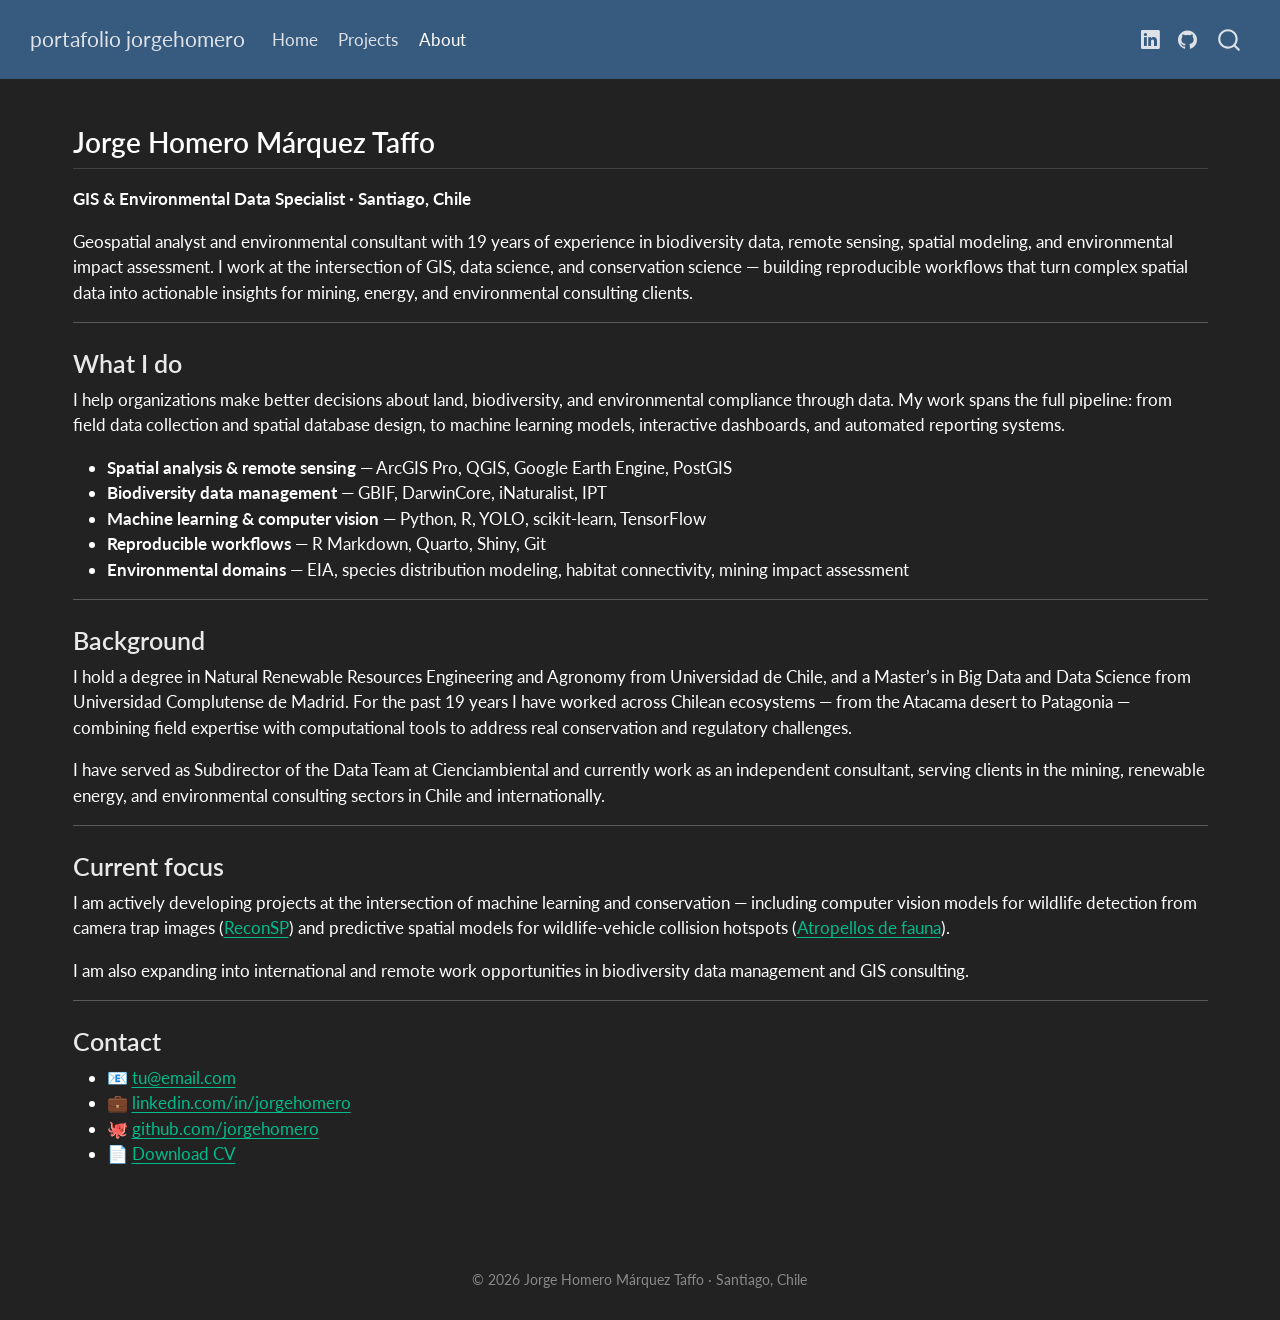
<file: docs/about.html>
<!DOCTYPE html>
<html xmlns="http://www.w3.org/1999/xhtml" lang="en" xml:lang="en"><head>

<meta charset="utf-8">
<meta name="generator" content="quarto-1.9.38">

<meta name="viewport" content="width=device-width, initial-scale=1.0, user-scalable=yes">


<title>about – portafolio jorgehomero</title>
<style>
/* Default styles provided by pandoc.
** See https://pandoc.org/MANUAL.html#variables-for-html for config info.
*/
code{white-space: pre-wrap;}
span.smallcaps{font-variant: small-caps;}
div.columns{display: flex; gap: min(4vw, 1.5em);}
div.column{flex: auto; overflow-x: auto;}
div.hanging-indent{margin-left: 1.5em; text-indent: -1.5em;}
ul.task-list{list-style: none;}
ul.task-list li input[type="checkbox"] {
  width: 0.8em;
  margin: 0 0.8em 0.2em -1em; /* quarto-specific, see https://github.com/quarto-dev/quarto-cli/issues/4556 */ 
  vertical-align: middle;
}
</style>


<script src="site_libs/quarto-nav/quarto-nav.js"></script>
<script src="site_libs/quarto-nav/headroom.min.js"></script>
<script src="site_libs/clipboard/clipboard.min.js"></script>
<script src="site_libs/quarto-search/autocomplete.umd.js"></script>
<script src="site_libs/quarto-search/fuse.min.js"></script>
<script src="site_libs/quarto-search/quarto-search.js"></script>
<meta name="quarto:offset" content="./">
<script src="site_libs/quarto-html/quarto.js" type="module"></script>
<script src="site_libs/quarto-html/tabsets/tabsets.js" type="module"></script>
<script src="site_libs/quarto-html/popper.min.js"></script>
<script src="site_libs/quarto-html/tippy.umd.min.js"></script>
<script src="site_libs/quarto-html/anchor.min.js"></script>
<link href="site_libs/quarto-html/tippy.css" rel="stylesheet">
<link href="site_libs/quarto-html/quarto-syntax-highlighting-dark-0a6b7249c26820e032cb0bd839ff02b1.css" rel="stylesheet" id="quarto-text-highlighting-styles">
<script src="site_libs/bootstrap/bootstrap.min.js"></script>
<link href="site_libs/bootstrap/bootstrap-icons.css" rel="stylesheet">
<link href="site_libs/bootstrap/bootstrap-00feface57a40fb7a06c8694f9a70c45.min.css" rel="stylesheet" append-hash="true" id="quarto-bootstrap" data-mode="dark">
<script id="quarto-search-options" type="application/json">{
  "location": "navbar",
  "copy-button": false,
  "collapse-after": 3,
  "panel-placement": "end",
  "type": "overlay",
  "limit": 50,
  "keyboard-shortcut": [
    "f",
    "/",
    "s"
  ],
  "show-item-context": false,
  "language": {
    "search-no-results-text": "No results",
    "search-matching-documents-text": "matching documents",
    "search-copy-link-title": "Copy link to search",
    "search-hide-matches-text": "Hide additional matches",
    "search-more-match-text": "more match in this document",
    "search-more-matches-text": "more matches in this document",
    "search-clear-button-title": "Clear",
    "search-text-placeholder": "",
    "search-detached-cancel-button-title": "Cancel",
    "search-submit-button-title": "Submit",
    "search-label": "Search"
  }
}</script>
<style>html{ scroll-behavior: smooth; }</style>


<link rel="stylesheet" href="styles.css">
</head>

<body class="nav-fixed quarto-light">

<div id="quarto-search-results"></div>
  <header id="quarto-header" class="headroom fixed-top">
    <nav class="navbar navbar-expand-lg " data-bs-theme="dark">
      <div class="navbar-container container-fluid">
      <div class="navbar-brand-container mx-auto">
    <a class="navbar-brand" href="./index.html">
    <span class="navbar-title">portafolio jorgehomero</span>
    </a>
  </div>
            <div id="quarto-search" class="" title="Search"></div>
          <button class="navbar-toggler" type="button" data-bs-toggle="collapse" data-bs-target="#navbarCollapse" aria-controls="navbarCollapse" role="menu" aria-expanded="false" aria-label="Toggle navigation" onclick="if (window.quartoToggleHeadroom) { window.quartoToggleHeadroom(); }">
  <span class="navbar-toggler-icon"></span>
</button>
          <div class="collapse navbar-collapse" id="navbarCollapse">
            <ul class="navbar-nav navbar-nav-scroll me-auto">
  <li class="nav-item">
    <a class="nav-link" href="./index.html"> 
<span class="menu-text">Home</span></a>
  </li>  
  <li class="nav-item">
    <a class="nav-link" href="./projects.html"> 
<span class="menu-text">Projects</span></a>
  </li>  
  <li class="nav-item">
    <a class="nav-link active" href="./about.html" aria-current="page"> 
<span class="menu-text">About</span></a>
  </li>  
</ul>
            <ul class="navbar-nav navbar-nav-scroll ms-auto">
  <li class="nav-item compact">
    <a class="nav-link" href="https://linkedin.com/in/jorgehomero/"> <i class="bi bi-linkedin" role="img">
</i> 
<span class="menu-text"></span></a>
  </li>  
  <li class="nav-item compact">
    <a class="nav-link" href="https://github.com/jorgehomero"> <i class="bi bi-github" role="img">
</i> 
<span class="menu-text"></span></a>
  </li>  
</ul>
          </div> <!-- /navcollapse -->
            <div class="quarto-navbar-tools">
</div>
      </div> <!-- /container-fluid -->
    </nav>
</header>
<!-- content -->
<div id="quarto-content" class="quarto-container page-columns page-rows-contents page-layout-full page-navbar">
<!-- sidebar -->
<!-- margin-sidebar -->
    
<!-- main -->
<main class="content column-page" id="quarto-document-content"><header id="title-block-header" class="quarto-title-block"></header>




<section id="jorge-homero-márquez-taffo" class="level2 about-section">
<h2 class="anchored" data-anchor-id="jorge-homero-márquez-taffo">Jorge Homero Márquez Taffo</h2>
<p><strong>GIS &amp; Environmental Data Specialist · Santiago, Chile</strong></p>
<p>Geospatial analyst and environmental consultant with 19 years of experience in biodiversity data, remote sensing, spatial modeling, and environmental impact assessment. I work at the intersection of GIS, data science, and conservation science — building reproducible workflows that turn complex spatial data into actionable insights for mining, energy, and environmental consulting clients.</p>
<hr>
<section id="what-i-do" class="level3">
<h3 class="anchored" data-anchor-id="what-i-do">What I do</h3>
<p>I help organizations make better decisions about land, biodiversity, and environmental compliance through data. My work spans the full pipeline: from field data collection and spatial database design, to machine learning models, interactive dashboards, and automated reporting systems.</p>
<ul>
<li><strong>Spatial analysis &amp; remote sensing</strong> — ArcGIS Pro, QGIS, Google Earth Engine, PostGIS</li>
<li><strong>Biodiversity data management</strong> — GBIF, DarwinCore, iNaturalist, IPT</li>
<li><strong>Machine learning &amp; computer vision</strong> — Python, R, YOLO, scikit-learn, TensorFlow</li>
<li><strong>Reproducible workflows</strong> — R Markdown, Quarto, Shiny, Git</li>
<li><strong>Environmental domains</strong> — EIA, species distribution modeling, habitat connectivity, mining impact assessment</li>
</ul>
<hr>
</section>
<section id="background" class="level3">
<h3 class="anchored" data-anchor-id="background">Background</h3>
<p>I hold a degree in Natural Renewable Resources Engineering and Agronomy from Universidad de Chile, and a Master’s in Big Data and Data Science from Universidad Complutense de Madrid. For the past 19 years I have worked across Chilean ecosystems — from the Atacama desert to Patagonia — combining field expertise with computational tools to address real conservation and regulatory challenges.</p>
<p>I have served as Subdirector of the Data Team at Cienciambiental and currently work as an independent consultant, serving clients in the mining, renewable energy, and environmental consulting sectors in Chile and internationally.</p>
<hr>
</section>
<section id="current-focus" class="level3">
<h3 class="anchored" data-anchor-id="current-focus">Current focus</h3>
<p>I am actively developing projects at the intersection of machine learning and conservation — including computer vision models for wildlife detection from camera trap images (<a href=".\projects/reconsp.qmd">ReconSP</a>) and predictive spatial models for wildlife-vehicle collision hotspots (<a href=".\projects/prediccion_fauna_impactada.qmd">Atropellos de fauna</a>).</p>
<p>I am also expanding into international and remote work opportunities in biodiversity data management and GIS consulting.</p>
<hr>
</section>
<section id="contact" class="level3">
<h3 class="anchored" data-anchor-id="contact">Contact</h3>
<ul>
<li>📧 <a href="mailto:tu@email.com">tu@email.com</a></li>
<li>💼 <a href="https://linkedin.com/in/jorgehomero">linkedin.com/in/jorgehomero</a></li>
<li>🐙 <a href="https://github.com/jorgehomero">github.com/jorgehomero</a></li>
<li>📄 <a href="assets/cv_homero.pdf">Download CV</a></li>
</ul>
</section>
</section>



</main> <!-- /main -->
<script id="quarto-html-after-body" type="application/javascript">
  window.document.addEventListener("DOMContentLoaded", function (event) {
    const icon = "";
    const anchorJS = new window.AnchorJS();
    anchorJS.options = {
      placement: 'right',
      icon: icon
    };
    anchorJS.add('.anchored');
    const isCodeAnnotation = (el) => {
      for (const clz of el.classList) {
        if (clz.startsWith('code-annotation-')) {                     
          return true;
        }
      }
      return false;
    }
    const onCopySuccess = function(e) {
      // button target
      const button = e.trigger;
      // don't keep focus
      button.blur();
      // flash "checked"
      button.classList.add('code-copy-button-checked');
      var currentTitle = button.getAttribute("title");
      button.setAttribute("title", "Copied!");
      let tooltip;
      if (window.bootstrap) {
        button.setAttribute("data-bs-toggle", "tooltip");
        button.setAttribute("data-bs-placement", "left");
        button.setAttribute("data-bs-title", "Copied!");
        tooltip = new bootstrap.Tooltip(button, 
          { trigger: "manual", 
            customClass: "code-copy-button-tooltip",
            offset: [0, -8]});
        tooltip.show();    
      }
      setTimeout(function() {
        if (tooltip) {
          tooltip.hide();
          button.removeAttribute("data-bs-title");
          button.removeAttribute("data-bs-toggle");
          button.removeAttribute("data-bs-placement");
        }
        button.setAttribute("title", currentTitle);
        button.classList.remove('code-copy-button-checked');
      }, 1000);
      // clear code selection
      e.clearSelection();
    }
    const getTextToCopy = function(trigger) {
      const outerScaffold = trigger.parentElement.cloneNode(true);
      const codeEl = outerScaffold.querySelector('code');
      for (const childEl of codeEl.children) {
        if (isCodeAnnotation(childEl)) {
          childEl.remove();
        }
      }
      return codeEl.innerText;
    }
    const clipboard = new window.ClipboardJS('.code-copy-button:not([data-in-quarto-modal])', {
      text: getTextToCopy
    });
    clipboard.on('success', onCopySuccess);
    if (window.document.getElementById('quarto-embedded-source-code-modal')) {
      const clipboardModal = new window.ClipboardJS('.code-copy-button[data-in-quarto-modal]', {
        text: getTextToCopy,
        container: window.document.getElementById('quarto-embedded-source-code-modal')
      });
      clipboardModal.on('success', onCopySuccess);
    }
      var localhostRegex = new RegExp(/^(?:http|https):\/\/localhost\:?[0-9]*\//);
      var mailtoRegex = new RegExp(/^mailto:/);
        var filterRegex = new RegExp('/' + window.location.host + '/');
      var isInternal = (href) => {
          return filterRegex.test(href) || localhostRegex.test(href) || mailtoRegex.test(href);
      }
      // Inspect non-navigation links and adorn them if external
     var links = window.document.querySelectorAll('a[href]:not(.nav-link):not(.navbar-brand):not(.toc-action):not(.sidebar-link):not(.sidebar-item-toggle):not(.pagination-link):not(.no-external):not([aria-hidden]):not(.dropdown-item):not(.quarto-navigation-tool):not(.about-link)');
      for (var i=0; i<links.length; i++) {
        const link = links[i];
        if (!isInternal(link.href)) {
          // undo the damage that might have been done by quarto-nav.js in the case of
          // links that we want to consider external
          if (link.dataset.originalHref !== undefined) {
            link.href = link.dataset.originalHref;
          }
        }
      }
    function tippyHover(el, contentFn, onTriggerFn, onUntriggerFn) {
      const config = {
        allowHTML: true,
        maxWidth: 500,
        delay: 100,
        arrow: false,
        appendTo: function(el) {
            return el.parentElement;
        },
        interactive: true,
        interactiveBorder: 10,
        theme: 'quarto',
        placement: 'bottom-start',
      };
      if (contentFn) {
        config.content = contentFn;
      }
      if (onTriggerFn) {
        config.onTrigger = onTriggerFn;
      }
      if (onUntriggerFn) {
        config.onUntrigger = onUntriggerFn;
      }
      window.tippy(el, config); 
    }
    const noterefs = window.document.querySelectorAll('a[role="doc-noteref"]');
    for (var i=0; i<noterefs.length; i++) {
      const ref = noterefs[i];
      tippyHover(ref, function() {
        // use id or data attribute instead here
        let href = ref.getAttribute('data-footnote-href') || ref.getAttribute('href');
        try { href = new URL(href).hash; } catch {}
        const id = href.replace(/^#\/?/, "");
        const note = window.document.getElementById(id);
        if (note) {
          return note.innerHTML;
        } else {
          return "";
        }
      });
    }
    const xrefs = window.document.querySelectorAll('a.quarto-xref');
    const processXRef = (id, note) => {
      // Strip column container classes
      const stripColumnClz = (el) => {
        el.classList.remove("page-full", "page-columns");
        if (el.children) {
          for (const child of el.children) {
            stripColumnClz(child);
          }
        }
      }
      stripColumnClz(note)
      if (id === null || id.startsWith('sec-')) {
        // Special case sections, only their first couple elements
        const container = document.createElement("div");
        if (note.children && note.children.length > 2) {
          container.appendChild(note.children[0].cloneNode(true));
          for (let i = 1; i < note.children.length; i++) {
            const child = note.children[i];
            if (child.tagName === "P" && child.innerText === "") {
              continue;
            } else {
              container.appendChild(child.cloneNode(true));
              break;
            }
          }
          if (window.Quarto?.typesetMath) {
            window.Quarto.typesetMath(container);
          }
          return container.innerHTML
        } else {
          if (window.Quarto?.typesetMath) {
            window.Quarto.typesetMath(note);
          }
          return note.innerHTML;
        }
      } else {
        // Remove any anchor links if they are present
        const anchorLink = note.querySelector('a.anchorjs-link');
        if (anchorLink) {
          anchorLink.remove();
        }
        if (window.Quarto?.typesetMath) {
          window.Quarto.typesetMath(note);
        }
        if (note.classList.contains("callout")) {
          return note.outerHTML;
        } else {
          return note.innerHTML;
        }
      }
    }
    for (var i=0; i<xrefs.length; i++) {
      const xref = xrefs[i];
      tippyHover(xref, undefined, function(instance) {
        instance.disable();
        let url = xref.getAttribute('href');
        let hash = undefined; 
        if (url.startsWith('#')) {
          hash = url;
        } else {
          try { hash = new URL(url).hash; } catch {}
        }
        if (hash) {
          const id = hash.replace(/^#\/?/, "");
          const note = window.document.getElementById(id);
          if (note !== null) {
            try {
              const html = processXRef(id, note.cloneNode(true));
              instance.setContent(html);
            } finally {
              instance.enable();
              instance.show();
            }
          } else {
            // See if we can fetch this
            fetch(url.split('#')[0])
            .then(res => res.text())
            .then(html => {
              const parser = new DOMParser();
              const htmlDoc = parser.parseFromString(html, "text/html");
              const note = htmlDoc.getElementById(id);
              if (note !== null) {
                const html = processXRef(id, note);
                instance.setContent(html);
              } 
            }).finally(() => {
              instance.enable();
              instance.show();
            });
          }
        } else {
          // See if we can fetch a full url (with no hash to target)
          // This is a special case and we should probably do some content thinning / targeting
          fetch(url)
          .then(res => res.text())
          .then(html => {
            const parser = new DOMParser();
            const htmlDoc = parser.parseFromString(html, "text/html");
            const note = htmlDoc.querySelector('main.content');
            if (note !== null) {
              // This should only happen for chapter cross references
              // (since there is no id in the URL)
              // remove the first header
              if (note.children.length > 0 && note.children[0].tagName === "HEADER") {
                note.children[0].remove();
              }
              const html = processXRef(null, note);
              instance.setContent(html);
            } 
          }).finally(() => {
            instance.enable();
            instance.show();
          });
        }
      }, function(instance) {
      });
    }
        let selectedAnnoteEl;
        const selectorForAnnotation = ( cell, annotation) => {
          let cellAttr = 'data-code-cell="' + cell + '"';
          let lineAttr = 'data-code-annotation="' +  annotation + '"';
          const selector = 'span[' + cellAttr + '][' + lineAttr + ']';
          return selector;
        }
        const selectCodeLines = (annoteEl) => {
          const doc = window.document;
          const targetCell = annoteEl.getAttribute("data-target-cell");
          const targetAnnotation = annoteEl.getAttribute("data-target-annotation");
          const annoteSpan = window.document.querySelector(selectorForAnnotation(targetCell, targetAnnotation));
          const lines = annoteSpan.getAttribute("data-code-lines").split(",");
          const lineIds = lines.map((line) => {
            return targetCell + "-" + line;
          })
          let top = null;
          let height = null;
          let parent = null;
          if (lineIds.length > 0) {
              //compute the position of the single el (top and bottom and make a div)
              const el = window.document.getElementById(lineIds[0]);
              top = el.offsetTop;
              height = el.offsetHeight;
              parent = el.parentElement.parentElement;
            if (lineIds.length > 1) {
              const lastEl = window.document.getElementById(lineIds[lineIds.length - 1]);
              const bottom = lastEl.offsetTop + lastEl.offsetHeight;
              height = bottom - top;
            }
            if (top !== null && height !== null && parent !== null) {
              // cook up a div (if necessary) and position it 
              let div = window.document.getElementById("code-annotation-line-highlight");
              if (div === null) {
                div = window.document.createElement("div");
                div.setAttribute("id", "code-annotation-line-highlight");
                div.style.position = 'absolute';
                parent.appendChild(div);
              }
              div.style.top = top - 2 + "px";
              div.style.height = height + 4 + "px";
              div.style.left = 0;
              let gutterDiv = window.document.getElementById("code-annotation-line-highlight-gutter");
              if (gutterDiv === null) {
                gutterDiv = window.document.createElement("div");
                gutterDiv.setAttribute("id", "code-annotation-line-highlight-gutter");
                gutterDiv.style.position = 'absolute';
                const codeCell = window.document.getElementById(targetCell);
                const gutter = codeCell.querySelector('.code-annotation-gutter');
                gutter.appendChild(gutterDiv);
              }
              gutterDiv.style.top = top - 2 + "px";
              gutterDiv.style.height = height + 4 + "px";
            }
            selectedAnnoteEl = annoteEl;
          }
        };
        const unselectCodeLines = () => {
          const elementsIds = ["code-annotation-line-highlight", "code-annotation-line-highlight-gutter"];
          elementsIds.forEach((elId) => {
            const div = window.document.getElementById(elId);
            if (div) {
              div.remove();
            }
          });
          selectedAnnoteEl = undefined;
        };
          // Handle positioning of the toggle
      window.addEventListener(
        "resize",
        throttle(() => {
          elRect = undefined;
          if (selectedAnnoteEl) {
            selectCodeLines(selectedAnnoteEl);
          }
        }, 10)
      );
      function throttle(fn, ms) {
      let throttle = false;
      let timer;
        return (...args) => {
          if(!throttle) { // first call gets through
              fn.apply(this, args);
              throttle = true;
          } else { // all the others get throttled
              if(timer) clearTimeout(timer); // cancel #2
              timer = setTimeout(() => {
                fn.apply(this, args);
                timer = throttle = false;
              }, ms);
          }
        };
      }
        // Attach click handler to the DT
        const annoteDls = window.document.querySelectorAll('dt[data-target-cell]');
        for (const annoteDlNode of annoteDls) {
          annoteDlNode.addEventListener('click', (event) => {
            const clickedEl = event.target;
            if (clickedEl !== selectedAnnoteEl) {
              unselectCodeLines();
              const activeEl = window.document.querySelector('dt[data-target-cell].code-annotation-active');
              if (activeEl) {
                activeEl.classList.remove('code-annotation-active');
              }
              selectCodeLines(clickedEl);
              clickedEl.classList.add('code-annotation-active');
            } else {
              // Unselect the line
              unselectCodeLines();
              clickedEl.classList.remove('code-annotation-active');
            }
          });
        }
    const findCites = (el) => {
      const parentEl = el.parentElement;
      if (parentEl) {
        const cites = parentEl.dataset.cites;
        if (cites) {
          return {
            el,
            cites: cites.split(' ')
          };
        } else {
          return findCites(el.parentElement)
        }
      } else {
        return undefined;
      }
    };
    var bibliorefs = window.document.querySelectorAll('a[role="doc-biblioref"]');
    for (var i=0; i<bibliorefs.length; i++) {
      const ref = bibliorefs[i];
      const citeInfo = findCites(ref);
      if (citeInfo) {
        tippyHover(citeInfo.el, function() {
          var popup = window.document.createElement('div');
          citeInfo.cites.forEach(function(cite) {
            var citeDiv = window.document.createElement('div');
            citeDiv.classList.add('hanging-indent');
            citeDiv.classList.add('csl-entry');
            var biblioDiv = window.document.getElementById('ref-' + cite);
            if (biblioDiv) {
              citeDiv.innerHTML = biblioDiv.innerHTML;
            }
            popup.appendChild(citeDiv);
          });
          return popup.innerHTML;
        });
      }
    }
  });
  </script>
</div> <!-- /content -->
<footer class="footer">
  <div class="nav-footer">
    <div class="nav-footer-left">
      &nbsp;
    </div>   
    <div class="nav-footer-center">
<p>© 2026 Jorge Homero Márquez Taffo · Santiago, Chile</p>
</div>
    <div class="nav-footer-right">
      &nbsp;
    </div>
  </div>
</footer>




<script src="site_libs/quarto-html/zenscroll-min.js"></script>
</body></html>
</file>
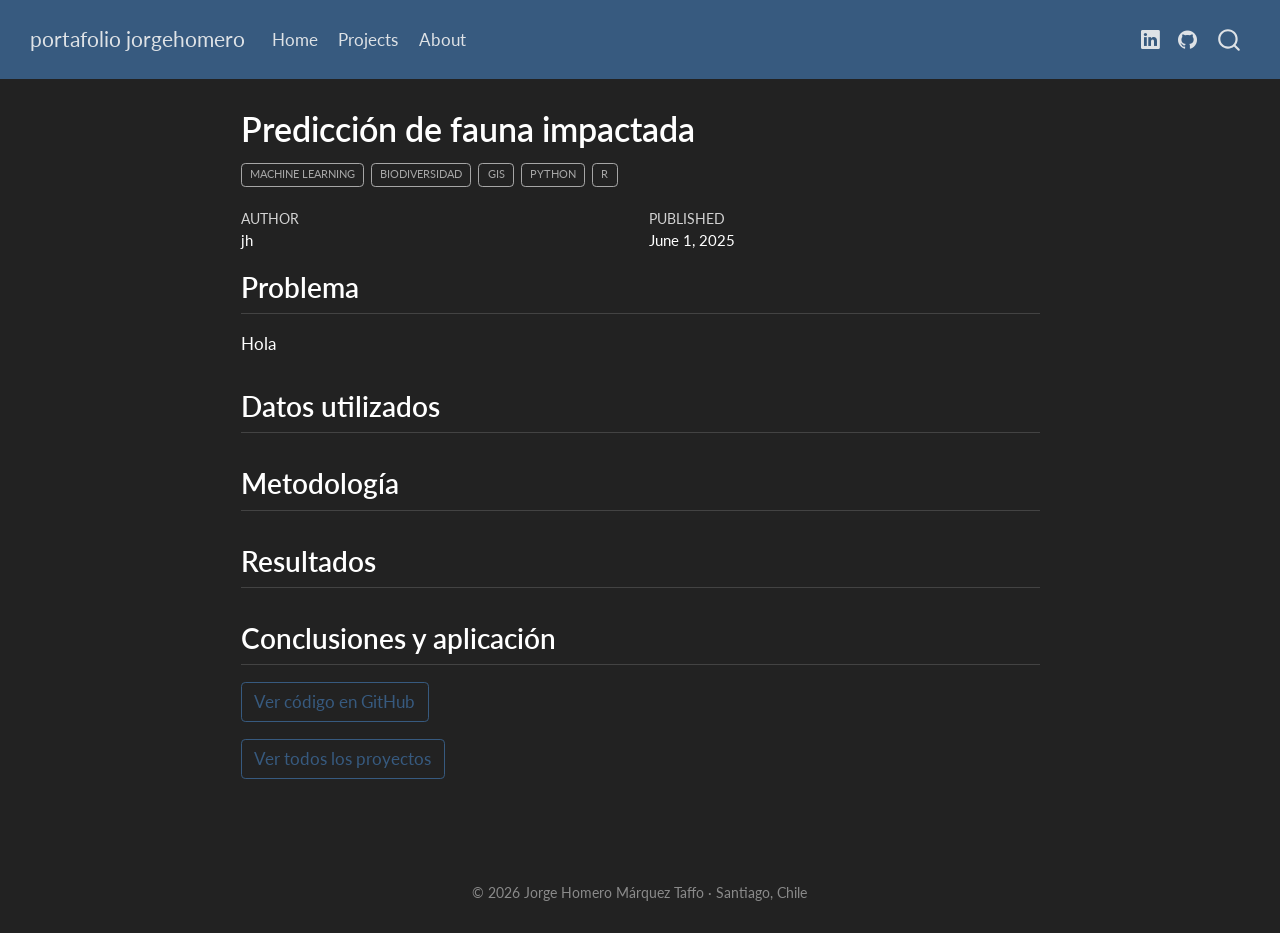
<file: docs/projects/prediccion_fauna_impactada/prediccion_fauna_impactada.html>
<!DOCTYPE html>
<html xmlns="http://www.w3.org/1999/xhtml" lang="en" xml:lang="en"><head>

<meta charset="utf-8">
<meta name="generator" content="quarto-1.9.38">

<meta name="viewport" content="width=device-width, initial-scale=1.0, user-scalable=yes">

<meta name="author" content="jh">
<meta name="dcterms.date" content="2025-06-01">

<title>Predicción de fauna impactada – portafolio jorgehomero</title>
<style>
/* Default styles provided by pandoc.
** See https://pandoc.org/MANUAL.html#variables-for-html for config info.
*/
code{white-space: pre-wrap;}
span.smallcaps{font-variant: small-caps;}
div.columns{display: flex; gap: min(4vw, 1.5em);}
div.column{flex: auto; overflow-x: auto;}
div.hanging-indent{margin-left: 1.5em; text-indent: -1.5em;}
ul.task-list{list-style: none;}
ul.task-list li input[type="checkbox"] {
  width: 0.8em;
  margin: 0 0.8em 0.2em -1em; /* quarto-specific, see https://github.com/quarto-dev/quarto-cli/issues/4556 */ 
  vertical-align: middle;
}
</style>


<script src="../../site_libs/quarto-nav/quarto-nav.js"></script>
<script src="../../site_libs/quarto-nav/headroom.min.js"></script>
<script src="../../site_libs/clipboard/clipboard.min.js"></script>
<script src="../../site_libs/quarto-search/autocomplete.umd.js"></script>
<script src="../../site_libs/quarto-search/fuse.min.js"></script>
<script src="../../site_libs/quarto-search/quarto-search.js"></script>
<meta name="quarto:offset" content="../../">
<script src="../../site_libs/quarto-html/quarto.js" type="module"></script>
<script src="../../site_libs/quarto-html/tabsets/tabsets.js" type="module"></script>
<script src="../../site_libs/quarto-html/popper.min.js"></script>
<script src="../../site_libs/quarto-html/tippy.umd.min.js"></script>
<script src="../../site_libs/quarto-html/anchor.min.js"></script>
<link href="../../site_libs/quarto-html/tippy.css" rel="stylesheet">
<link href="../../site_libs/quarto-html/quarto-syntax-highlighting-dark-0a6b7249c26820e032cb0bd839ff02b1.css" rel="stylesheet" id="quarto-text-highlighting-styles">
<script src="../../site_libs/bootstrap/bootstrap.min.js"></script>
<link href="../../site_libs/bootstrap/bootstrap-icons.css" rel="stylesheet">
<link href="../../site_libs/bootstrap/bootstrap-00feface57a40fb7a06c8694f9a70c45.min.css" rel="stylesheet" append-hash="true" id="quarto-bootstrap" data-mode="dark">
<script id="quarto-search-options" type="application/json">{
  "location": "navbar",
  "copy-button": false,
  "collapse-after": 3,
  "panel-placement": "end",
  "type": "overlay",
  "limit": 50,
  "keyboard-shortcut": [
    "f",
    "/",
    "s"
  ],
  "show-item-context": false,
  "language": {
    "search-no-results-text": "No results",
    "search-matching-documents-text": "matching documents",
    "search-copy-link-title": "Copy link to search",
    "search-hide-matches-text": "Hide additional matches",
    "search-more-match-text": "more match in this document",
    "search-more-matches-text": "more matches in this document",
    "search-clear-button-title": "Clear",
    "search-text-placeholder": "",
    "search-detached-cancel-button-title": "Cancel",
    "search-submit-button-title": "Submit",
    "search-label": "Search"
  }
}</script>
<style>html{ scroll-behavior: smooth; }</style>


<link rel="stylesheet" href="../../styles.css">
</head>

<body class="nav-fixed fullcontent quarto-light">

<div id="quarto-search-results"></div>
  <header id="quarto-header" class="headroom fixed-top">
    <nav class="navbar navbar-expand-lg " data-bs-theme="dark">
      <div class="navbar-container container-fluid">
      <div class="navbar-brand-container mx-auto">
    <a class="navbar-brand" href="../../index.html">
    <span class="navbar-title">portafolio jorgehomero</span>
    </a>
  </div>
            <div id="quarto-search" class="" title="Search"></div>
          <button class="navbar-toggler" type="button" data-bs-toggle="collapse" data-bs-target="#navbarCollapse" aria-controls="navbarCollapse" role="menu" aria-expanded="false" aria-label="Toggle navigation" onclick="if (window.quartoToggleHeadroom) { window.quartoToggleHeadroom(); }">
  <span class="navbar-toggler-icon"></span>
</button>
          <div class="collapse navbar-collapse" id="navbarCollapse">
            <ul class="navbar-nav navbar-nav-scroll me-auto">
  <li class="nav-item">
    <a class="nav-link" href="../../index.html"> 
<span class="menu-text">Home</span></a>
  </li>  
  <li class="nav-item">
    <a class="nav-link" href="../../projects.html"> 
<span class="menu-text">Projects</span></a>
  </li>  
  <li class="nav-item">
    <a class="nav-link" href="../../about.html"> 
<span class="menu-text">About</span></a>
  </li>  
</ul>
            <ul class="navbar-nav navbar-nav-scroll ms-auto">
  <li class="nav-item compact">
    <a class="nav-link" href="https://linkedin.com/in/jorgehomero/"> <i class="bi bi-linkedin" role="img">
</i> 
<span class="menu-text"></span></a>
  </li>  
  <li class="nav-item compact">
    <a class="nav-link" href="https://github.com/jorgehomero"> <i class="bi bi-github" role="img">
</i> 
<span class="menu-text"></span></a>
  </li>  
</ul>
          </div> <!-- /navcollapse -->
            <div class="quarto-navbar-tools">
</div>
      </div> <!-- /container-fluid -->
    </nav>
</header>
<!-- content -->
<div id="quarto-content" class="quarto-container page-columns page-rows-contents page-layout-article page-navbar">
<!-- sidebar -->
<!-- margin-sidebar -->
    
<!-- main -->
<main class="content" id="quarto-document-content">

<header id="title-block-header" class="quarto-title-block default">
<div class="quarto-title">
<h1 class="title">Predicción de fauna impactada</h1>
  <div class="quarto-categories">
    <div class="quarto-category">Machine Learning</div>
    <div class="quarto-category">Biodiversidad</div>
    <div class="quarto-category">GIS</div>
    <div class="quarto-category">Python</div>
    <div class="quarto-category">R</div>
  </div>
  </div>



<div class="quarto-title-meta">

    <div>
    <div class="quarto-title-meta-heading">Author</div>
    <div class="quarto-title-meta-contents">
             <p>jh </p>
          </div>
  </div>
    
    <div>
    <div class="quarto-title-meta-heading">Published</div>
    <div class="quarto-title-meta-contents">
      <p class="date">June 1, 2025</p>
    </div>
  </div>
  
    
  </div>
  


</header>


<section id="problema" class="level2">
<h2 class="anchored" data-anchor-id="problema">Problema</h2>
<p>Hola</p>
</section>
<section id="datos-utilizados" class="level2">
<h2 class="anchored" data-anchor-id="datos-utilizados">Datos utilizados</h2>
</section>
<section id="metodología" class="level2">
<h2 class="anchored" data-anchor-id="metodología">Metodología</h2>
</section>
<section id="resultados" class="level2">
<h2 class="anchored" data-anchor-id="resultados">Resultados</h2>
</section>
<section id="conclusiones-y-aplicación" class="level2">
<h2 class="anchored" data-anchor-id="conclusiones-y-aplicación">Conclusiones y aplicación</h2>
<p><a href="https://github.com/..." class="btn btn-outline-primary">Ver código en GitHub</a></p>
<p><a href="../../projects.html" class="btn btn-outline-primary">Ver todos los proyectos</a></p>


</section>

</main> <!-- /main -->
<script id="quarto-html-after-body" type="application/javascript">
  window.document.addEventListener("DOMContentLoaded", function (event) {
    const icon = "";
    const anchorJS = new window.AnchorJS();
    anchorJS.options = {
      placement: 'right',
      icon: icon
    };
    anchorJS.add('.anchored');
    const isCodeAnnotation = (el) => {
      for (const clz of el.classList) {
        if (clz.startsWith('code-annotation-')) {                     
          return true;
        }
      }
      return false;
    }
    const onCopySuccess = function(e) {
      // button target
      const button = e.trigger;
      // don't keep focus
      button.blur();
      // flash "checked"
      button.classList.add('code-copy-button-checked');
      var currentTitle = button.getAttribute("title");
      button.setAttribute("title", "Copied!");
      let tooltip;
      if (window.bootstrap) {
        button.setAttribute("data-bs-toggle", "tooltip");
        button.setAttribute("data-bs-placement", "left");
        button.setAttribute("data-bs-title", "Copied!");
        tooltip = new bootstrap.Tooltip(button, 
          { trigger: "manual", 
            customClass: "code-copy-button-tooltip",
            offset: [0, -8]});
        tooltip.show();    
      }
      setTimeout(function() {
        if (tooltip) {
          tooltip.hide();
          button.removeAttribute("data-bs-title");
          button.removeAttribute("data-bs-toggle");
          button.removeAttribute("data-bs-placement");
        }
        button.setAttribute("title", currentTitle);
        button.classList.remove('code-copy-button-checked');
      }, 1000);
      // clear code selection
      e.clearSelection();
    }
    const getTextToCopy = function(trigger) {
      const outerScaffold = trigger.parentElement.cloneNode(true);
      const codeEl = outerScaffold.querySelector('code');
      for (const childEl of codeEl.children) {
        if (isCodeAnnotation(childEl)) {
          childEl.remove();
        }
      }
      return codeEl.innerText;
    }
    const clipboard = new window.ClipboardJS('.code-copy-button:not([data-in-quarto-modal])', {
      text: getTextToCopy
    });
    clipboard.on('success', onCopySuccess);
    if (window.document.getElementById('quarto-embedded-source-code-modal')) {
      const clipboardModal = new window.ClipboardJS('.code-copy-button[data-in-quarto-modal]', {
        text: getTextToCopy,
        container: window.document.getElementById('quarto-embedded-source-code-modal')
      });
      clipboardModal.on('success', onCopySuccess);
    }
      var localhostRegex = new RegExp(/^(?:http|https):\/\/localhost\:?[0-9]*\//);
      var mailtoRegex = new RegExp(/^mailto:/);
        var filterRegex = new RegExp('/' + window.location.host + '/');
      var isInternal = (href) => {
          return filterRegex.test(href) || localhostRegex.test(href) || mailtoRegex.test(href);
      }
      // Inspect non-navigation links and adorn them if external
     var links = window.document.querySelectorAll('a[href]:not(.nav-link):not(.navbar-brand):not(.toc-action):not(.sidebar-link):not(.sidebar-item-toggle):not(.pagination-link):not(.no-external):not([aria-hidden]):not(.dropdown-item):not(.quarto-navigation-tool):not(.about-link)');
      for (var i=0; i<links.length; i++) {
        const link = links[i];
        if (!isInternal(link.href)) {
          // undo the damage that might have been done by quarto-nav.js in the case of
          // links that we want to consider external
          if (link.dataset.originalHref !== undefined) {
            link.href = link.dataset.originalHref;
          }
        }
      }
    function tippyHover(el, contentFn, onTriggerFn, onUntriggerFn) {
      const config = {
        allowHTML: true,
        maxWidth: 500,
        delay: 100,
        arrow: false,
        appendTo: function(el) {
            return el.parentElement;
        },
        interactive: true,
        interactiveBorder: 10,
        theme: 'quarto',
        placement: 'bottom-start',
      };
      if (contentFn) {
        config.content = contentFn;
      }
      if (onTriggerFn) {
        config.onTrigger = onTriggerFn;
      }
      if (onUntriggerFn) {
        config.onUntrigger = onUntriggerFn;
      }
      window.tippy(el, config); 
    }
    const noterefs = window.document.querySelectorAll('a[role="doc-noteref"]');
    for (var i=0; i<noterefs.length; i++) {
      const ref = noterefs[i];
      tippyHover(ref, function() {
        // use id or data attribute instead here
        let href = ref.getAttribute('data-footnote-href') || ref.getAttribute('href');
        try { href = new URL(href).hash; } catch {}
        const id = href.replace(/^#\/?/, "");
        const note = window.document.getElementById(id);
        if (note) {
          return note.innerHTML;
        } else {
          return "";
        }
      });
    }
    const xrefs = window.document.querySelectorAll('a.quarto-xref');
    const processXRef = (id, note) => {
      // Strip column container classes
      const stripColumnClz = (el) => {
        el.classList.remove("page-full", "page-columns");
        if (el.children) {
          for (const child of el.children) {
            stripColumnClz(child);
          }
        }
      }
      stripColumnClz(note)
      if (id === null || id.startsWith('sec-')) {
        // Special case sections, only their first couple elements
        const container = document.createElement("div");
        if (note.children && note.children.length > 2) {
          container.appendChild(note.children[0].cloneNode(true));
          for (let i = 1; i < note.children.length; i++) {
            const child = note.children[i];
            if (child.tagName === "P" && child.innerText === "") {
              continue;
            } else {
              container.appendChild(child.cloneNode(true));
              break;
            }
          }
          if (window.Quarto?.typesetMath) {
            window.Quarto.typesetMath(container);
          }
          return container.innerHTML
        } else {
          if (window.Quarto?.typesetMath) {
            window.Quarto.typesetMath(note);
          }
          return note.innerHTML;
        }
      } else {
        // Remove any anchor links if they are present
        const anchorLink = note.querySelector('a.anchorjs-link');
        if (anchorLink) {
          anchorLink.remove();
        }
        if (window.Quarto?.typesetMath) {
          window.Quarto.typesetMath(note);
        }
        if (note.classList.contains("callout")) {
          return note.outerHTML;
        } else {
          return note.innerHTML;
        }
      }
    }
    for (var i=0; i<xrefs.length; i++) {
      const xref = xrefs[i];
      tippyHover(xref, undefined, function(instance) {
        instance.disable();
        let url = xref.getAttribute('href');
        let hash = undefined; 
        if (url.startsWith('#')) {
          hash = url;
        } else {
          try { hash = new URL(url).hash; } catch {}
        }
        if (hash) {
          const id = hash.replace(/^#\/?/, "");
          const note = window.document.getElementById(id);
          if (note !== null) {
            try {
              const html = processXRef(id, note.cloneNode(true));
              instance.setContent(html);
            } finally {
              instance.enable();
              instance.show();
            }
          } else {
            // See if we can fetch this
            fetch(url.split('#')[0])
            .then(res => res.text())
            .then(html => {
              const parser = new DOMParser();
              const htmlDoc = parser.parseFromString(html, "text/html");
              const note = htmlDoc.getElementById(id);
              if (note !== null) {
                const html = processXRef(id, note);
                instance.setContent(html);
              } 
            }).finally(() => {
              instance.enable();
              instance.show();
            });
          }
        } else {
          // See if we can fetch a full url (with no hash to target)
          // This is a special case and we should probably do some content thinning / targeting
          fetch(url)
          .then(res => res.text())
          .then(html => {
            const parser = new DOMParser();
            const htmlDoc = parser.parseFromString(html, "text/html");
            const note = htmlDoc.querySelector('main.content');
            if (note !== null) {
              // This should only happen for chapter cross references
              // (since there is no id in the URL)
              // remove the first header
              if (note.children.length > 0 && note.children[0].tagName === "HEADER") {
                note.children[0].remove();
              }
              const html = processXRef(null, note);
              instance.setContent(html);
            } 
          }).finally(() => {
            instance.enable();
            instance.show();
          });
        }
      }, function(instance) {
      });
    }
        let selectedAnnoteEl;
        const selectorForAnnotation = ( cell, annotation) => {
          let cellAttr = 'data-code-cell="' + cell + '"';
          let lineAttr = 'data-code-annotation="' +  annotation + '"';
          const selector = 'span[' + cellAttr + '][' + lineAttr + ']';
          return selector;
        }
        const selectCodeLines = (annoteEl) => {
          const doc = window.document;
          const targetCell = annoteEl.getAttribute("data-target-cell");
          const targetAnnotation = annoteEl.getAttribute("data-target-annotation");
          const annoteSpan = window.document.querySelector(selectorForAnnotation(targetCell, targetAnnotation));
          const lines = annoteSpan.getAttribute("data-code-lines").split(",");
          const lineIds = lines.map((line) => {
            return targetCell + "-" + line;
          })
          let top = null;
          let height = null;
          let parent = null;
          if (lineIds.length > 0) {
              //compute the position of the single el (top and bottom and make a div)
              const el = window.document.getElementById(lineIds[0]);
              top = el.offsetTop;
              height = el.offsetHeight;
              parent = el.parentElement.parentElement;
            if (lineIds.length > 1) {
              const lastEl = window.document.getElementById(lineIds[lineIds.length - 1]);
              const bottom = lastEl.offsetTop + lastEl.offsetHeight;
              height = bottom - top;
            }
            if (top !== null && height !== null && parent !== null) {
              // cook up a div (if necessary) and position it 
              let div = window.document.getElementById("code-annotation-line-highlight");
              if (div === null) {
                div = window.document.createElement("div");
                div.setAttribute("id", "code-annotation-line-highlight");
                div.style.position = 'absolute';
                parent.appendChild(div);
              }
              div.style.top = top - 2 + "px";
              div.style.height = height + 4 + "px";
              div.style.left = 0;
              let gutterDiv = window.document.getElementById("code-annotation-line-highlight-gutter");
              if (gutterDiv === null) {
                gutterDiv = window.document.createElement("div");
                gutterDiv.setAttribute("id", "code-annotation-line-highlight-gutter");
                gutterDiv.style.position = 'absolute';
                const codeCell = window.document.getElementById(targetCell);
                const gutter = codeCell.querySelector('.code-annotation-gutter');
                gutter.appendChild(gutterDiv);
              }
              gutterDiv.style.top = top - 2 + "px";
              gutterDiv.style.height = height + 4 + "px";
            }
            selectedAnnoteEl = annoteEl;
          }
        };
        const unselectCodeLines = () => {
          const elementsIds = ["code-annotation-line-highlight", "code-annotation-line-highlight-gutter"];
          elementsIds.forEach((elId) => {
            const div = window.document.getElementById(elId);
            if (div) {
              div.remove();
            }
          });
          selectedAnnoteEl = undefined;
        };
          // Handle positioning of the toggle
      window.addEventListener(
        "resize",
        throttle(() => {
          elRect = undefined;
          if (selectedAnnoteEl) {
            selectCodeLines(selectedAnnoteEl);
          }
        }, 10)
      );
      function throttle(fn, ms) {
      let throttle = false;
      let timer;
        return (...args) => {
          if(!throttle) { // first call gets through
              fn.apply(this, args);
              throttle = true;
          } else { // all the others get throttled
              if(timer) clearTimeout(timer); // cancel #2
              timer = setTimeout(() => {
                fn.apply(this, args);
                timer = throttle = false;
              }, ms);
          }
        };
      }
        // Attach click handler to the DT
        const annoteDls = window.document.querySelectorAll('dt[data-target-cell]');
        for (const annoteDlNode of annoteDls) {
          annoteDlNode.addEventListener('click', (event) => {
            const clickedEl = event.target;
            if (clickedEl !== selectedAnnoteEl) {
              unselectCodeLines();
              const activeEl = window.document.querySelector('dt[data-target-cell].code-annotation-active');
              if (activeEl) {
                activeEl.classList.remove('code-annotation-active');
              }
              selectCodeLines(clickedEl);
              clickedEl.classList.add('code-annotation-active');
            } else {
              // Unselect the line
              unselectCodeLines();
              clickedEl.classList.remove('code-annotation-active');
            }
          });
        }
    const findCites = (el) => {
      const parentEl = el.parentElement;
      if (parentEl) {
        const cites = parentEl.dataset.cites;
        if (cites) {
          return {
            el,
            cites: cites.split(' ')
          };
        } else {
          return findCites(el.parentElement)
        }
      } else {
        return undefined;
      }
    };
    var bibliorefs = window.document.querySelectorAll('a[role="doc-biblioref"]');
    for (var i=0; i<bibliorefs.length; i++) {
      const ref = bibliorefs[i];
      const citeInfo = findCites(ref);
      if (citeInfo) {
        tippyHover(citeInfo.el, function() {
          var popup = window.document.createElement('div');
          citeInfo.cites.forEach(function(cite) {
            var citeDiv = window.document.createElement('div');
            citeDiv.classList.add('hanging-indent');
            citeDiv.classList.add('csl-entry');
            var biblioDiv = window.document.getElementById('ref-' + cite);
            if (biblioDiv) {
              citeDiv.innerHTML = biblioDiv.innerHTML;
            }
            popup.appendChild(citeDiv);
          });
          return popup.innerHTML;
        });
      }
    }
  });
  </script>
</div> <!-- /content -->
<footer class="footer">
  <div class="nav-footer">
    <div class="nav-footer-left">
      &nbsp;
    </div>   
    <div class="nav-footer-center">
<p>© 2026 Jorge Homero Márquez Taffo · Santiago, Chile</p>
</div>
    <div class="nav-footer-right">
      &nbsp;
    </div>
  </div>
</footer>




<script src="../../site_libs/quarto-html/zenscroll-min.js"></script>
</body></html>
</file>
<file: docs/site_libs/quarto-html/tippy.css>
.tippy-box[data-animation=fade][data-state=hidden]{opacity:0}[data-tippy-root]{max-width:calc(100vw - 10px)}.tippy-box{position:relative;background-color:#333;color:#fff;border-radius:4px;font-size:14px;line-height:1.4;white-space:normal;outline:0;transition-property:transform,visibility,opacity}.tippy-box[data-placement^=top]>.tippy-arrow{bottom:0}.tippy-box[data-placement^=top]>.tippy-arrow:before{bottom:-7px;left:0;border-width:8px 8px 0;border-top-color:initial;transform-origin:center top}.tippy-box[data-placement^=bottom]>.tippy-arrow{top:0}.tippy-box[data-placement^=bottom]>.tippy-arrow:before{top:-7px;left:0;border-width:0 8px 8px;border-bottom-color:initial;transform-origin:center bottom}.tippy-box[data-placement^=left]>.tippy-arrow{right:0}.tippy-box[data-placement^=left]>.tippy-arrow:before{border-width:8px 0 8px 8px;border-left-color:initial;right:-7px;transform-origin:center left}.tippy-box[data-placement^=right]>.tippy-arrow{left:0}.tippy-box[data-placement^=right]>.tippy-arrow:before{left:-7px;border-width:8px 8px 8px 0;border-right-color:initial;transform-origin:center right}.tippy-box[data-inertia][data-state=visible]{transition-timing-function:cubic-bezier(.54,1.5,.38,1.11)}.tippy-arrow{width:16px;height:16px;color:#333}.tippy-arrow:before{content:"";position:absolute;border-color:transparent;border-style:solid}.tippy-content{position:relative;padding:5px 9px;z-index:1}
</file>
<file: docs/site_libs/quarto-html/quarto-syntax-highlighting-dark-0a6b7249c26820e032cb0bd839ff02b1.css>
/* quarto syntax highlight colors */
:root {
  --quarto-hl-al-color: #f07178;
  --quarto-hl-an-color: #d4d0ab;
  --quarto-hl-at-color: #00e0e0;
  --quarto-hl-bn-color: #d4d0ab;
  --quarto-hl-bu-color: #abe338;
  --quarto-hl-ch-color: #abe338;
  --quarto-hl-co-color: #f8f8f2;
  --quarto-hl-cv-color: #ffd700;
  --quarto-hl-cn-color: #ffd700;
  --quarto-hl-cf-color: #ffa07a;
  --quarto-hl-dt-color: #ffa07a;
  --quarto-hl-dv-color: #d4d0ab;
  --quarto-hl-do-color: #f8f8f2;
  --quarto-hl-er-color: #f07178;
  --quarto-hl-ex-color: #00e0e0;
  --quarto-hl-fl-color: #d4d0ab;
  --quarto-hl-fu-color: #ffa07a;
  --quarto-hl-im-color: #abe338;
  --quarto-hl-in-color: #d4d0ab;
  --quarto-hl-kw-color: #ffa07a;
  --quarto-hl-op-color: #ffa07a;
  --quarto-hl-ot-color: #00e0e0;
  --quarto-hl-pp-color: #dcc6e0;
  --quarto-hl-re-color: #00e0e0;
  --quarto-hl-sc-color: #abe338;
  --quarto-hl-ss-color: #abe338;
  --quarto-hl-st-color: #abe338;
  --quarto-hl-va-color: #00e0e0;
  --quarto-hl-vs-color: #abe338;
  --quarto-hl-wa-color: #dcc6e0;
}

/* other quarto variables */
:root {
  --quarto-font-monospace: SFMono-Regular, Menlo, Monaco, Consolas, "Liberation Mono", "Courier New", monospace;
}

/* syntax highlight based on Pandoc's rules */
pre > code.sourceCode > span {
  color: #f8f8f2;
}

code.sourceCode > span {
  color: #f8f8f2;
}

div.sourceCode,
div.sourceCode pre.sourceCode {
  color: #f8f8f2;
}

/* Normal */
code span {
  color: #f8f8f2;
}

/* Alert */
code span.al {
  color: #f07178;
}

/* Annotation */
code span.an {
  color: #d4d0ab;
}

/* Attribute */
code span.at {
  color: #00e0e0;
}

/* BaseN */
code span.bn {
  color: #d4d0ab;
}

/* BuiltIn */
code span.bu {
  color: #abe338;
}

/* ControlFlow */
code span.cf {
  font-weight: bold;
  color: #ffa07a;
}

/* Char */
code span.ch {
  color: #abe338;
}

/* Constant */
code span.cn {
  color: #ffd700;
}

/* Comment */
code span.co {
  font-style: italic;
  color: #f8f8f2;
}

/* CommentVar */
code span.cv {
  color: #ffd700;
}

/* Documentation */
code span.do {
  color: #f8f8f2;
}

/* DataType */
code span.dt {
  color: #ffa07a;
}

/* DecVal */
code span.dv {
  color: #d4d0ab;
}

/* Error */
code span.er {
  color: #f07178;
  text-decoration: underline;
}

/* Extension */
code span.ex {
  font-weight: bold;
  color: #00e0e0;
}

/* Float */
code span.fl {
  color: #d4d0ab;
}

/* Function */
code span.fu {
  color: #ffa07a;
}

/* Import */
code span.im {
  color: #abe338;
}

/* Information */
code span.in {
  color: #d4d0ab;
}

/* Keyword */
code span.kw {
  font-weight: bold;
  color: #ffa07a;
}

/* Operator */
code span.op {
  color: #ffa07a;
}

/* Other */
code span.ot {
  color: #00e0e0;
}

/* Preprocessor */
code span.pp {
  color: #dcc6e0;
}

/* RegionMarker */
code span.re {
  background-color: #f8f8f2;
  color: #00e0e0;
}

/* SpecialChar */
code span.sc {
  color: #abe338;
}

/* SpecialString */
code span.ss {
  color: #abe338;
}

/* String */
code span.st {
  color: #abe338;
}

/* Variable */
code span.va {
  color: #00e0e0;
}

/* VerbatimString */
code span.vs {
  color: #abe338;
}

/* Warning */
code span.wa {
  color: #dcc6e0;
}

.prevent-inlining {
  content: "</";
}

/*# sourceMappingURL=175367c052bafc98bd680af3479823f0.css.map */
</file>
<file: docs/styles.css>
/* Hero section */
.hero-section {
  display: flex;
  align-items: center;
  gap: 3rem;
  padding: 4rem 0;
  min-height: 60vh;
}
.hero-content { flex: 1.4; }
.hero-image  { flex: 0.6; text-align: center; }

.profile-photo {
  width: 240px;
  height: 240px;
  border-radius: 50%;
  object-fit: cover;
  border: 3px solid #1D9E75;  /* verde teal */
}

.hero-buttons { margin-top: 1.5rem; display: flex; gap: 1rem; }

/* Skills grid */
.skills-grid {
  display: grid;
  grid-template-columns: repeat(auto-fit, minmax(200px, 1fr));
  gap: 1.5rem;
  margin-top: 1.5rem;
}
.skill-card {
  padding: 1.25rem;
  border: 1px solid #e0e0e0;
  border-radius: 8px;
  border-top: 3px solid #1D9E75;
}

/* Project cards override */
.quarto-listing-category-title { color: #1D9E75; }
.listing-category {
  background-color: #E1F5EE !important;
  color: #0F6E56 !important;
  border: none !important;
}

/* Responsive */
@media (max-width: 768px) {
  .hero-section { flex-direction: column-reverse; padding: 2rem 0; }
  .hero-image { margin-bottom: 1rem; }
}
</file>
